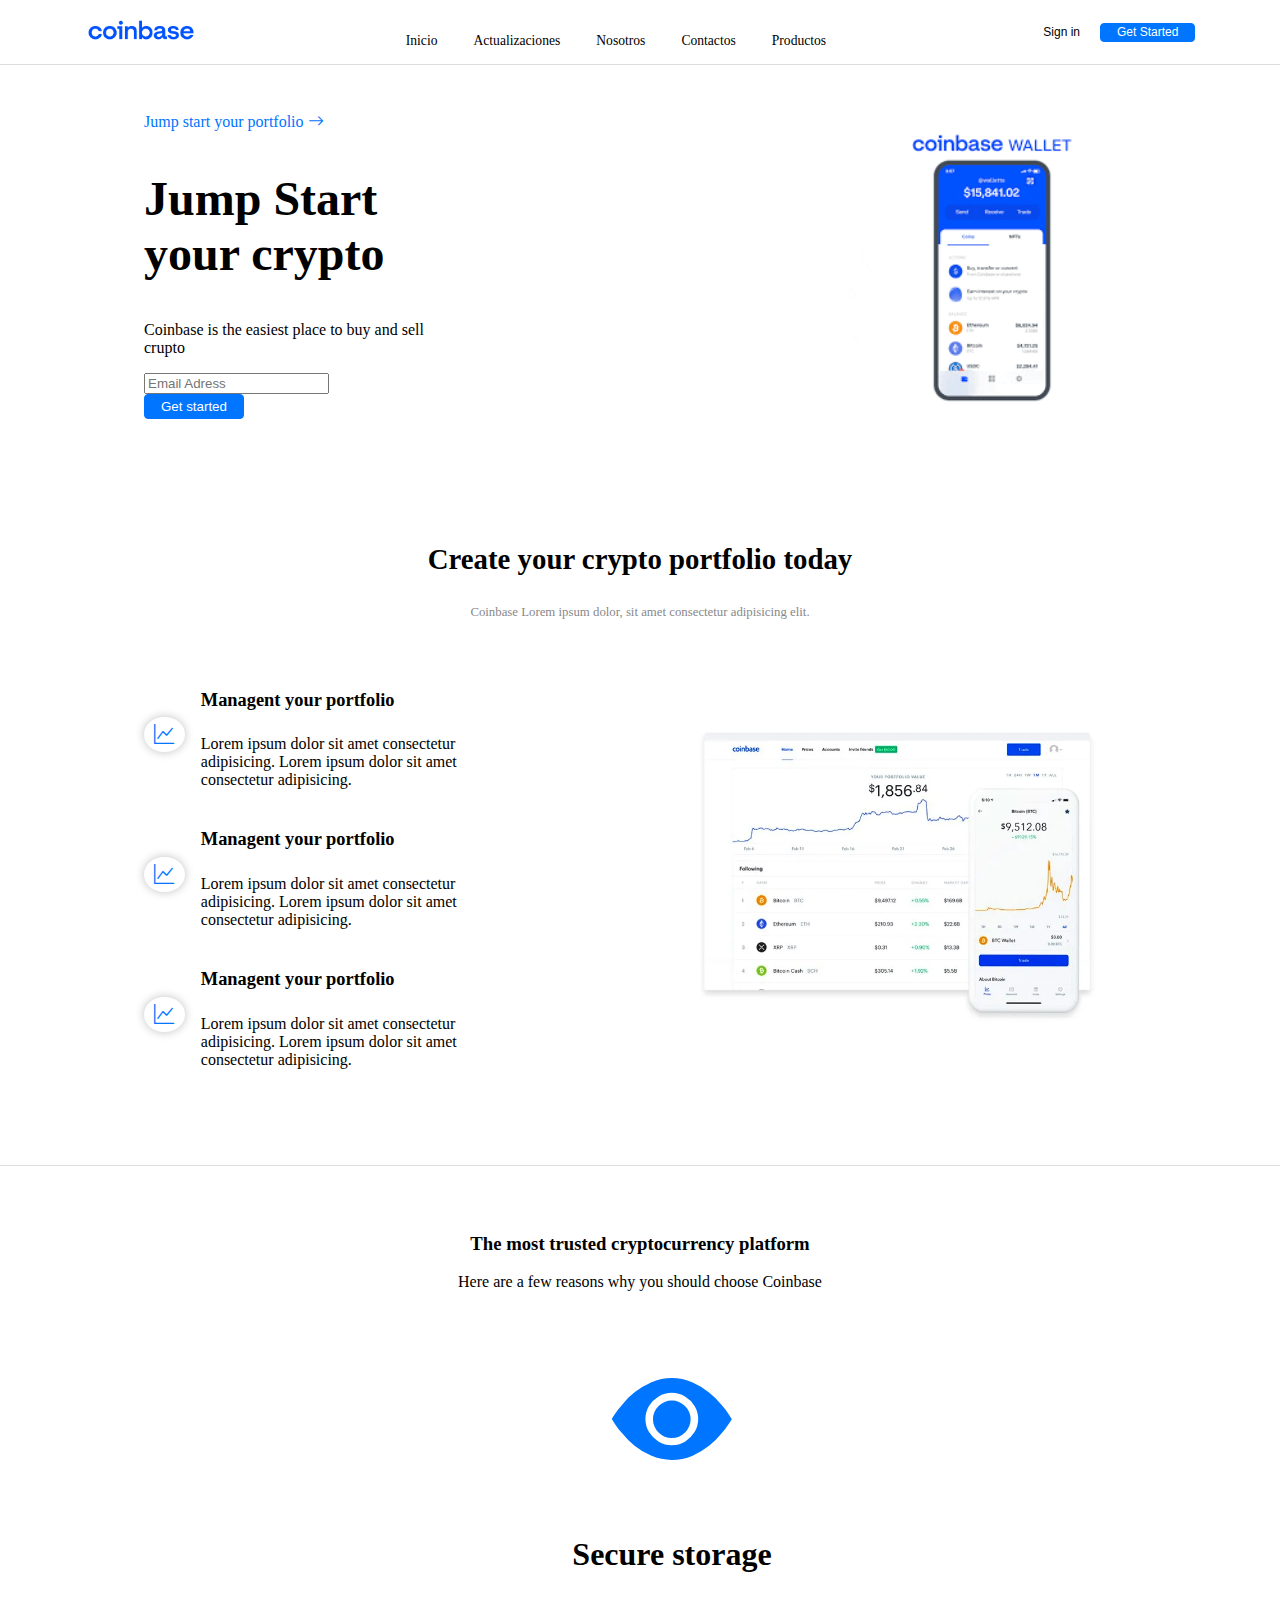
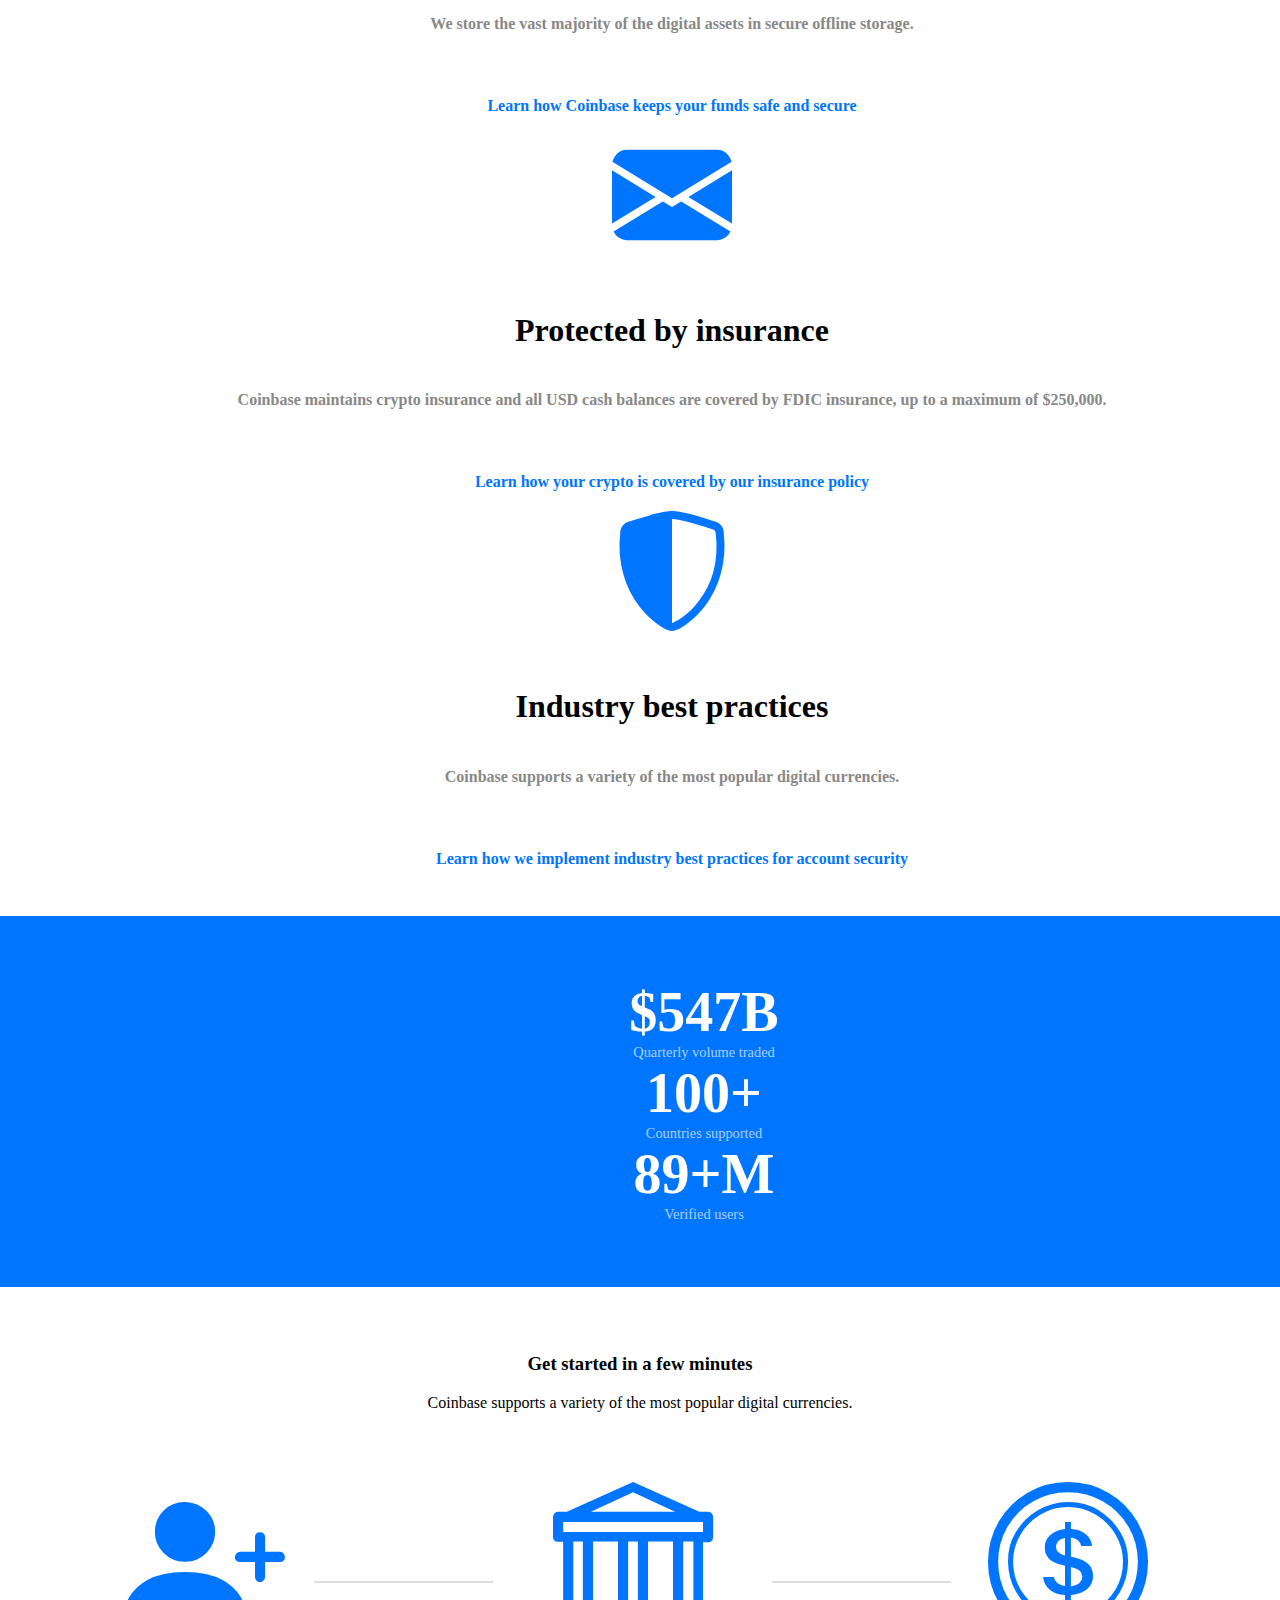
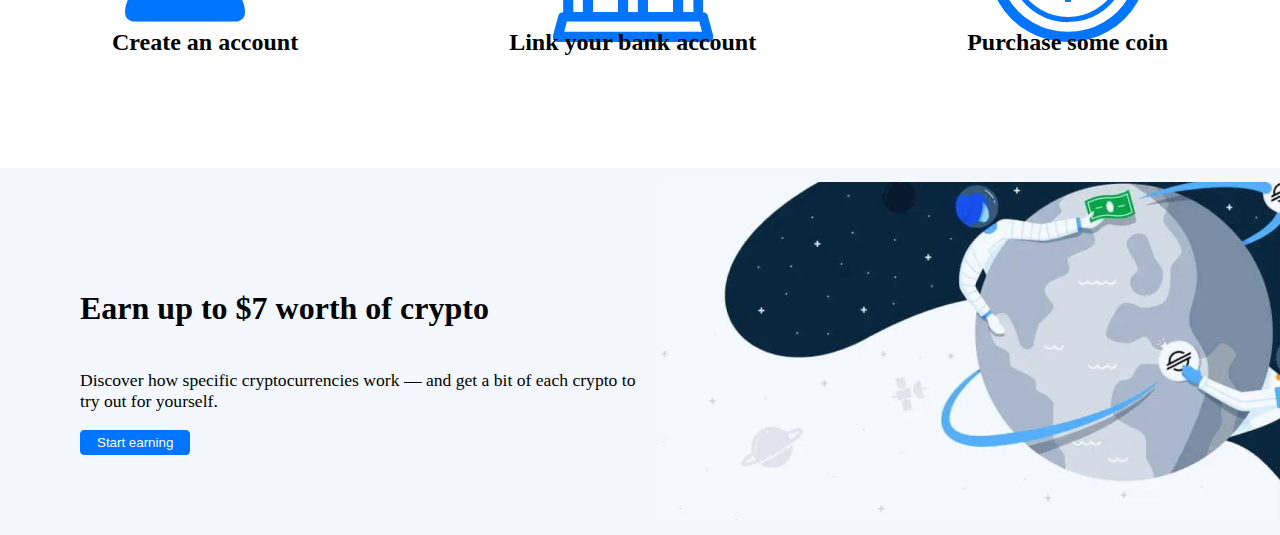
<file: index.html>
<!DOCTYPE html>
<html lang="es">
<head>
    <meta charset="UTF-8">
    <meta http-equiv="X-UA-Compatible" content="IE=edge">
    <meta name="viewport" content="width=device-width, initial-scale=1.0">
    <title>Coinbase</title>
    <!-- Bootstrap y Bootstrap Icons -->
    <link href="https://cdn.jsdelivr.net/npm/bootstrap@5.2.1/dist/css/bootstrap.min.css" rel="stylesheet" integrity="sha384-iYQeCzEYFbKjA/T2uDLTpkwGzCiq6soy8tYaI1GyVh/UjpbCx/TYkiZhlZB6+fzT" crossorigin="anonymous">
    <link rel="stylesheet" href="https://cdn.jsdelivr.net/npm/bootstrap-icons@1.9.1/font/bootstrap-icons.css">
    <!-- Hojas de estilos -->
    <link rel="stylesheet" href="./css/styles.css">
</head>
<body>
    <!-- HEADER -->
    <nav class="nav">
        <!-- Logo -->
        <div class="logo">
            <a href="#">
                <img src="./assets/img/logo.png" alt="logo">
            </a>
        </div>
        <!-- Menú de Navegación -->
        <div class="menu d-none d-md-block">
            <ul class="main-menu">
                <li><a href="#">Inicio</a></li>
                <li><a href="#">Actualizaciones</a></li>
                <li><a href="#">Nosotros</a></li>
                <li><a href="#">Contactos</a></li>
                <li><a href="#">Productos</a></li>
            </ul>
        </div>
        <!-- Botones de login y sign in -->
        <div class="get-started">
            <button class="btn-sec-s">Sign in</button>
            <button class="btn-main-s">Get Started</button>
        </div>
    </nav>

    <!-- SECCIONES -->
    <!-- Sección Home -->
    <section class="sec-home">
        <div class="home-cta">
            <div class="cta-text">
                <span>Jump start your portfolio</span>
                <i class="bi bi-arrow-right"></i>
            </div>
            <h2 class="home-title h2">Jump Start your crypto</h2>
            <p class="home-description">Coinbase is the easiest place to buy and sell crupto</p>
            <div class="lead-magnet row align-items-center">
                <div class="col input-col">
                    <input type="text" class="form-control input-text" placeholder="Email Adress">
                </div>
                <div class="col">
                    <button class="btn-main">Get started</button>
                </div>
            </div>
        </div>
        <div class="home-img d-none d-md-block">
            <img src="./assets/img/wallet.png" alt="wallet">
        </div>
    </section>


    <!-- Sección de Features -->
    <section class="sec-features">
        <div class="intro">
            <h3>Create your crypto portfolio today</h3>
            <p>Coinbase Lorem ipsum dolor, sit amet consectetur adipisicing elit.</p>
        </div>
        <div class="features">
            <div class="text">
                <div class="feature">
                    <span class="icon-sm">
                        <i class="bi bi-graph-up"></i>
                    </span>
                    <div class="description">
                        <h4 class="description-title">Managent your portfolio</h4>
                        <p class="description-text">Lorem ipsum dolor sit amet consectetur adipisicing. Lorem ipsum dolor sit amet consectetur adipisicing.</p>
                    </div>
                </div>
                <div class="feature">
                    <span class="icon-sm">
                        <i class="bi bi-graph-up"></i>
                    </span>
                    <div class="description">
                        <h4 class="description-title">Managent your portfolio</h4>
                        <p class="description-text">Lorem ipsum dolor sit amet consectetur adipisicing. Lorem ipsum dolor sit amet consectetur adipisicing.</p>
                    </div>
                </div>
                <div class="feature">
                    <span class="icon-sm">
                        <i class="bi bi-graph-up"></i>
                    </span>
                    <div class="description">
                        <h4 class="description-title">Managent your portfolio</h4>
                        <p class="description-text">Lorem ipsum dolor sit amet consectetur adipisicing. Lorem ipsum dolor sit amet consectetur adipisicing.</p>
                    </div>
                </div>
            </div>
            <div class="image d-none d-md-block">
                <img src="./assets/img/feature.png" alt="feature">
            </div>
        </div>
    </section>

    <!--  -->
    <section class="sec-benefits">
        <div class="intro">
            <h3>The most trusted cryptocurrency platform</h3>
            <p>Here are a few reasons why you should choose Coinbase</p>
        </div>
        <div class="benefit-cards row">
            <div class="benefit col-md">
                <i class="bi bi-eye-fill"></i>
                <div class="description">
                    <h4 class="title">Secure storage</h4>
                    <p class="text">
                        We store the vast majority of the digital assets in secure offline
                        storage.
                    </p>
                </div>
                <p class="cta">Learn how Coinbase keeps your funds safe and secure</p>
            </div>
            <div class="benefit col-md">
                <i class="bi bi-envelope-fill"></i>
                <div class="description">
                    <h4 class="title">Protected by insurance</h4>
                    <p class="text">
                        Coinbase maintains crypto insurance and all USD cash balances are
                        covered by FDIC insurance, up to a maximum of $250,000.
                    </p>
                </div>
                <p class="cta">
                    Learn how your crypto is covered by our insurance policy
                </p>
            </div>
            <div class="benefit col-md">
                <i class="bi bi-shield-shaded"></i>
                <div class="description">
                    <h4 class="title">Industry best practices</h4>
                    <p class="text">
                        Coinbase supports a variety of the most popular digital
                        currencies.
                    </p>
                </div>
                <p class="cta">
                    Learn how we implement industry best practices for account security
                </p>
            </div>
        </div>
    </section>

    <!-- Section  -->
    <section class="sec-kpis row">
        <div class="kpi col-md">
            <span class="number">$547B</span>
            <span class="desc">Quarterly volume traded</span>
        </div>
        <div class="kpi col-md">
            <span class="number">100+</span>
            <span class="desc">Countries supported</span>
        </div>
        <div class="kpi col-md">
            <span class="number">89+M</span>
            <span class="desc">Verified users</span>
        </div>
    </section>

    <!-- Sección onboarding -->
    <section class="sec-onboarding">
        <div class="intro">
            <h3>Get started in a few minutes</h3>
            <p>
                Coinbase supports a variety of the most popular digital currencies.
            </p>
        </div>
        <div class="steps">
            <div class="icon-desc">
                <i class="bi bi-person-plus-fill"></i>
                <h4 class="title">Create an account</h4>
            </div>
            <div class="step-separator"></div>
            <div class="icon-desc">
                <i class="bi bi-bank"></i>
                <h4 class="title">Link your bank account</h4>
            </div>
            <div class="step-separator"></div>
            <div class="icon-desc">
                <i class="bi bi-coin"></i>
                <h4 class="title">Purchase some coin</h4>
            </div>
        </div>
    </section>

    <!-- Footer -->
    <section class="sec-footer-cta">
        <div class="footer-cta">
            <h4 class="cta-title">Earn up to $7 worth of crypto</h4>
            <p class="cta-description">
                Discover how specific cryptocurrencies work — and get a bit of each
                crypto to try out for yourself.
            </p>
            <button class="btn-main">Start earning</button>
        </div>
    </section>

    <!-- Scripts de Bootstrap -->
    <script src="https://cdn.jsdelivr.net/npm/bootstrap@5.2.1/dist/js/bootstrap.bundle.min.js" integrity="sha384-u1OknCvxWvY5kfmNBILK2hRnQC3Pr17a+RTT6rIHI7NnikvbZlHgTPOOmMi466C8" crossorigin="anonymous"></script>
</body>
</html>
</file>
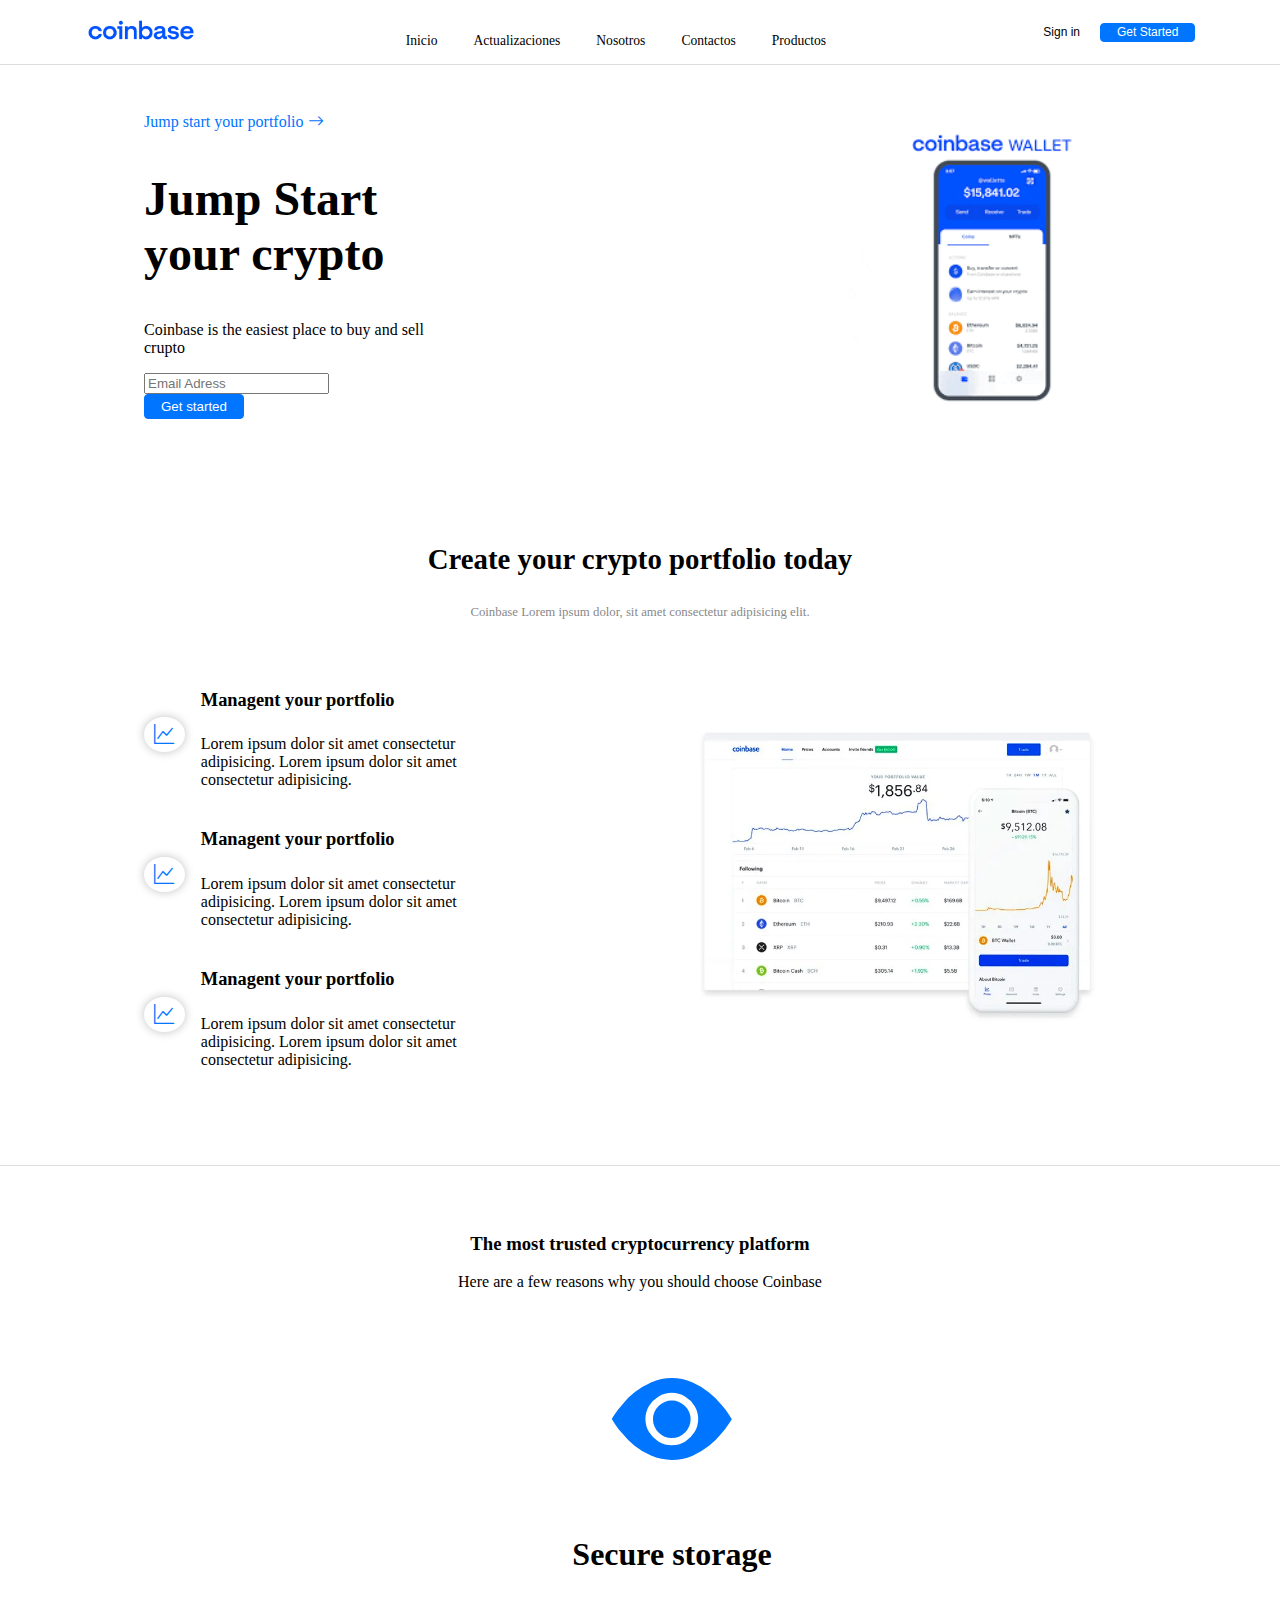
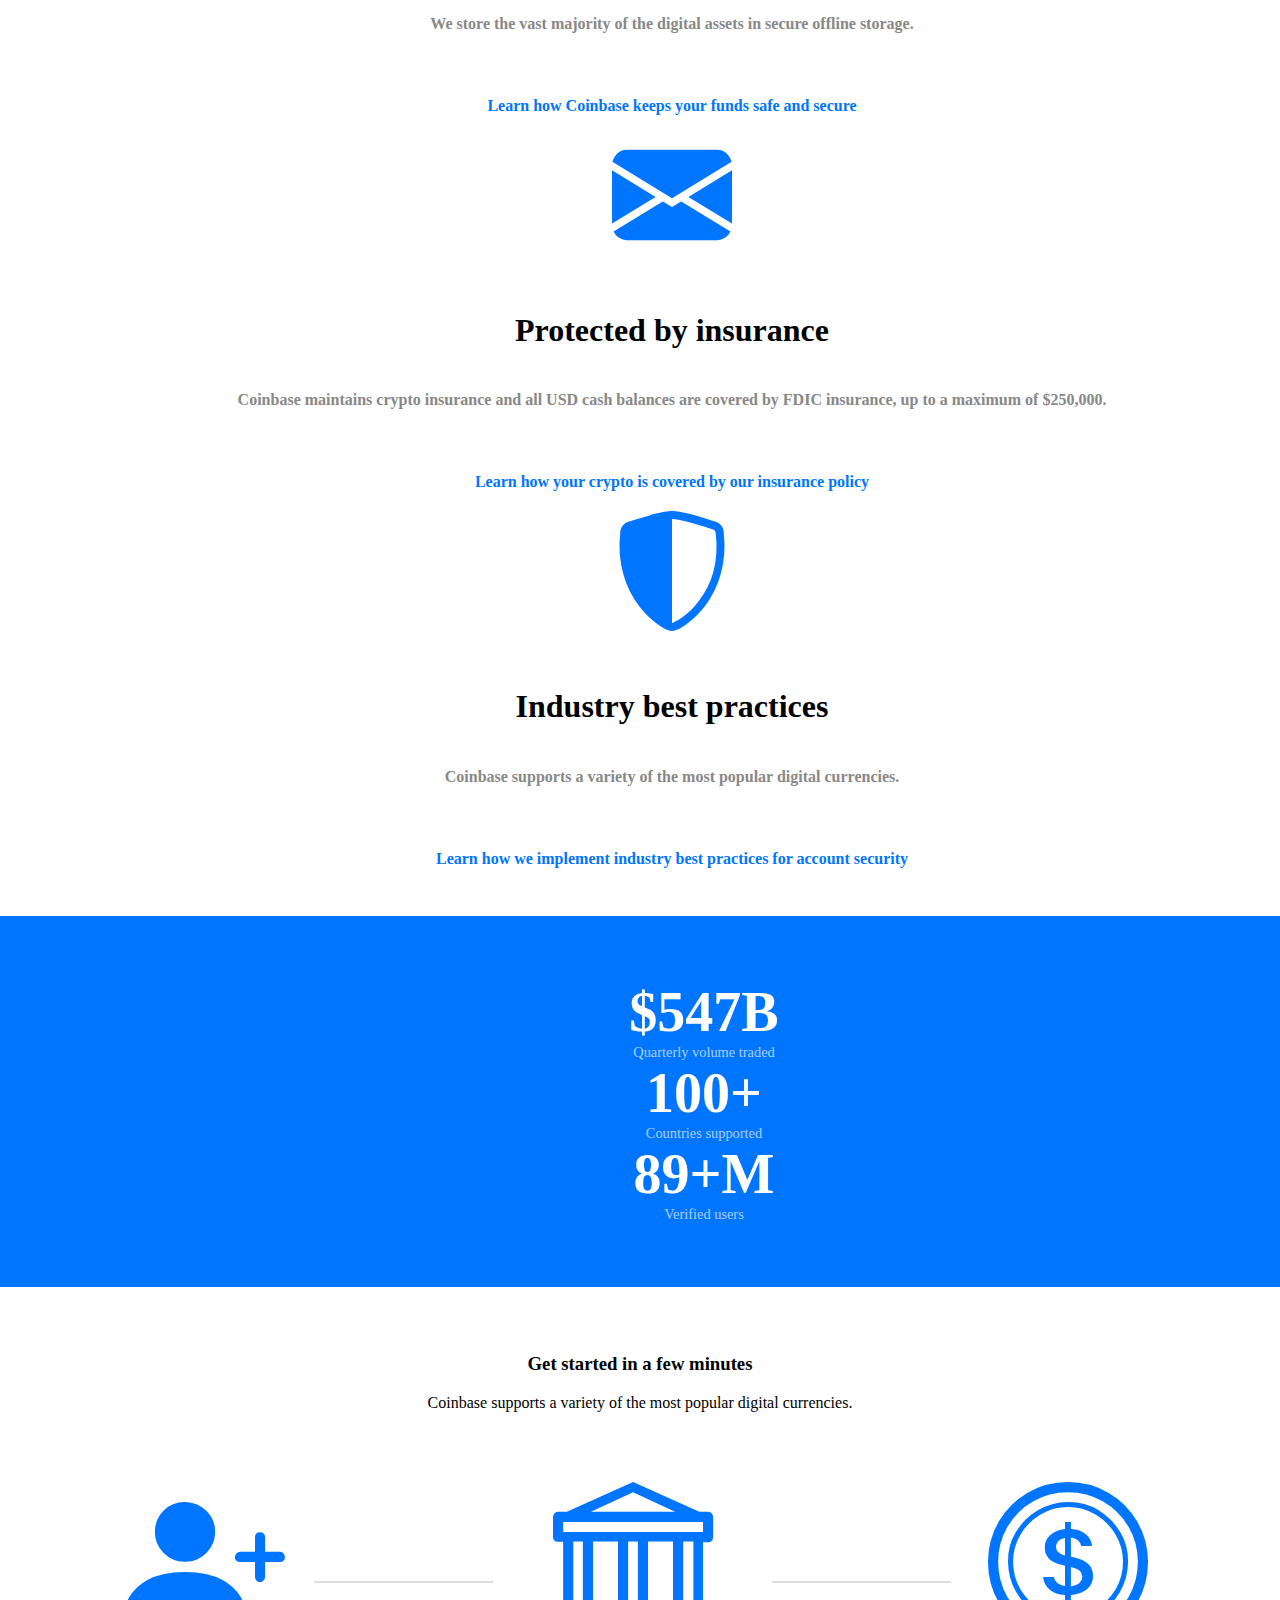
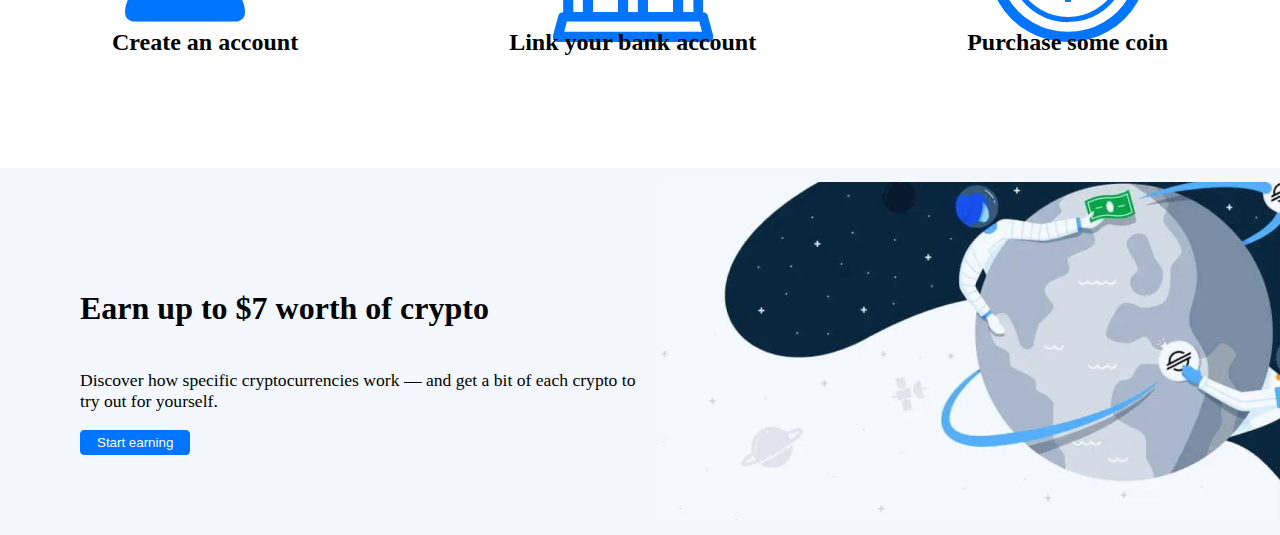
<file: html/index.html>
<!DOCTYPE html>
<html lang="es">
<head>
    <meta charset="UTF-8">
    <meta http-equiv="X-UA-Compatible" content="IE=edge">
    <meta name="viewport" content="width=device-width, initial-scale=1.0">
    <title>Proyecto Final</title>
    <!-- Bootstrap y Bootstrap Icons -->
    <link href="https://cdn.jsdelivr.net/npm/bootstrap@5.2.1/dist/css/bootstrap.min.css" rel="stylesheet" integrity="sha384-iYQeCzEYFbKjA/T2uDLTpkwGzCiq6soy8tYaI1GyVh/UjpbCx/TYkiZhlZB6+fzT" crossorigin="anonymous">
    <link rel="stylesheet" href="https://cdn.jsdelivr.net/npm/bootstrap-icons@1.9.1/font/bootstrap-icons.css">
    <!-- Hojas de estilos -->
    <link rel="stylesheet" href="./../css/styles.css">
</head>
<body>
    <!-- HEADER -->
    <nav class="nav">
        <!-- Logo -->
        <div class="logo">
            <a href="#">
                <img src="./../assets/img/logo.png" alt="logo">
            </a>
        </div>
        <!-- Menú de Navegación -->
        <div class="menu d-none d-md-block">
            <ul class="main-menu">
                <li><a href="#">Inicio</a></li>
                <li><a href="#">Actualizaciones</a></li>
                <li><a href="#">Nosotros</a></li>
                <li><a href="#">Contactos</a></li>
                <li><a href="#">Productos</a></li>
            </ul>
        </div>
        <!-- Botones de login y sign in -->
        <div class="get-started">
            <button class="btn-sec-s">Sign in</button>
            <button class="btn-main-s">Get Started</button>
        </div>
    </nav>

    <!-- SECCIONES -->
    <!-- Sección Home -->
    <section class="sec-home">
        <div class="home-cta">
            <div class="cta-text">
                <span>Jump start your portfolio</span>
                <i class="bi bi-arrow-right"></i>
            </div>
            <h2 class="home-title h2">Jump Start your crypto</h2>
            <p class="home-description">Coinbase is the easiest place to buy and sell crupto</p>
            <div class="lead-magnet row align-items-center">
                <div class="col input-col">
                    <input type="text" class="form-control input-text" placeholder="Email Adress">
                </div>
                <div class="col">
                    <button class="btn-main">Get started</button>
                </div>
            </div>
        </div>
        <div class="home-img d-none d-md-block">
            <img src="./../assets/img/wallet.png" alt="wallet">
        </div>
    </section>


    <!-- Sección de Features -->
    <section class="sec-features">
        <div class="intro">
            <h3>Create your crypto portfolio today</h3>
            <p>Coinbase Lorem ipsum dolor, sit amet consectetur adipisicing elit.</p>
        </div>
        <div class="features">
            <div class="text">
                <div class="feature">
                    <span class="icon-sm">
                        <i class="bi bi-graph-up"></i>
                    </span>
                    <div class="description">
                        <h4 class="description-title">Managent your portfolio</h4>
                        <p class="description-text">Lorem ipsum dolor sit amet consectetur adipisicing. Lorem ipsum dolor sit amet consectetur adipisicing.</p>
                    </div>
                </div>
                <div class="feature">
                    <span class="icon-sm">
                        <i class="bi bi-graph-up"></i>
                    </span>
                    <div class="description">
                        <h4 class="description-title">Managent your portfolio</h4>
                        <p class="description-text">Lorem ipsum dolor sit amet consectetur adipisicing. Lorem ipsum dolor sit amet consectetur adipisicing.</p>
                    </div>
                </div>
                <div class="feature">
                    <span class="icon-sm">
                        <i class="bi bi-graph-up"></i>
                    </span>
                    <div class="description">
                        <h4 class="description-title">Managent your portfolio</h4>
                        <p class="description-text">Lorem ipsum dolor sit amet consectetur adipisicing. Lorem ipsum dolor sit amet consectetur adipisicing.</p>
                    </div>
                </div>
            </div>
            <div class="image d-none d-md-block">
                <img src="./../assets/img/feature.png" alt="feature">
            </div>
        </div>
    </section>

    <!--  -->
    <section class="sec-benefits">
        <div class="intro">
            <h3>The most trusted cryptocurrency platform</h3>
            <p>Here are a few reasons why you should choose Coinbase</p>
        </div>
        <div class="benefit-cards row">
            <div class="benefit col-md">
                <i class="bi bi-eye-fill"></i>
                <div class="description">
                    <h4 class="title">Secure storage</h4>
                    <p class="text">
                        We store the vast majority of the digital assets in secure offline
                        storage.
                    </p>
                </div>
                <p class="cta">Learn how Coinbase keeps your funds safe and secure</p>
            </div>
            <div class="benefit col-md">
                <i class="bi bi-envelope-fill"></i>
                <div class="description">
                    <h4 class="title">Protected by insurance</h4>
                    <p class="text">
                        Coinbase maintains crypto insurance and all USD cash balances are
                        covered by FDIC insurance, up to a maximum of $250,000.
                    </p>
                </div>
                <p class="cta">
                    Learn how your crypto is covered by our insurance policy
                </p>
            </div>
            <div class="benefit col-md">
                <i class="bi bi-shield-shaded"></i>
                <div class="description">
                    <h4 class="title">Industry best practices</h4>
                    <p class="text">
                        Coinbase supports a variety of the most popular digital
                        currencies.
                    </p>
                </div>
                <p class="cta">
                    Learn how we implement industry best practices for account security
                </p>
            </div>
        </div>
    </section>

    <!-- Section  -->
    <section class="sec-kpis row">
        <div class="kpi col-md">
            <span class="number">$547B</span>
            <span class="desc">Quarterly volume traded</span>
        </div>
        <div class="kpi col-md">
            <span class="number">100+</span>
            <span class="desc">Countries supported</span>
        </div>
        <div class="kpi col-md">
            <span class="number">89+M</span>
            <span class="desc">Verified users</span>
        </div>
    </section>

    <!-- Sección onboarding -->
    <section class="sec-onboarding">
        <div class="intro">
            <h3>Get started in a few minutes</h3>
            <p>
                Coinbase supports a variety of the most popular digital currencies.
            </p>
        </div>
        <div class="steps">
            <div class="icon-desc">
                <i class="bi bi-person-plus-fill"></i>
                <h4 class="title">Create an account</h4>
            </div>
            <div class="step-separator"></div>
            <div class="icon-desc">
                <i class="bi bi-bank"></i>
                <h4 class="title">Link your bank account</h4>
            </div>
            <div class="step-separator"></div>
            <div class="icon-desc">
                <i class="bi bi-coin"></i>
                <h4 class="title">Purchase some coin</h4>
            </div>
        </div>
    </section>

    <!-- Footer -->
    <section class="sec-footer-cta">
        <div class="footer-cta">
            <h4 class="cta-title">Earn up to $7 worth of crypto</h4>
            <p class="cta-description">
                Discover how specific cryptocurrencies work — and get a bit of each
                crypto to try out for yourself.
            </p>
            <button class="btn-main">Start earning</button>
        </div>
    </section>

    <!-- Scripts de Bootstrap -->
    <script src="https://cdn.jsdelivr.net/npm/bootstrap@5.2.1/dist/js/bootstrap.bundle.min.js" integrity="sha384-u1OknCvxWvY5kfmNBILK2hRnQC3Pr17a+RTT6rIHI7NnikvbZlHgTPOOmMi466C8" crossorigin="anonymous"></script>
</body>
</html>
</file>
<file: css/styles.css>
.btn-main, .btn-main-s {
  padding: 0.25rem 1rem;
  border-radius: 0.25rem;
  background-color: #0075FF;
  color: white;
  border: solid 1px #0075FF;
}
.btn-main:hover, .btn-main-s:hover {
  background-color: white;
  color: #0075FF;
}
.btn-main-s {
  font-size: 0.75rem;
  padding: 0.1rem 1rem;
}

.btn-sec, .btn-sec-s {
  padding: 0.25rem 1rem;
  border-radius: 0.25rem;
  color: black;
  background-color: transparent;
  border: none;
}
.btn-sec:hover, .btn-sec-s:hover {
  color: #888;
}
.btn-sec-s {
  font-size: 0.75rem;
  padding: 0.1rem 1rem;
}

.main-menu {
  margin-bottom: 0;
}
.main-menu li {
  font-size: 0.85rem;
  list-style: none;
  display: inline;
  margin-right: 2rem;
}
.main-menu li a {
  color: black;
  text-decoration: none;
}
.main-menu li a:hover {
  text-decoration: underline;
}

.icon-sm i {
  font-size: 1.25rem;
  padding: 0.4rem 0.65rem;
  color: #0075FF;
  border-radius: 50%;
  box-shadow: 0 0 10px rgba(0, 0, 0, 0.2509803922);
}

.feature {
  display: flex;
  flex-direction: column;
}
.feature .icon {
  color: #0075FF;
  font-size: 10rem;
  text-align: center;
}
.feature .description .title {
  font-size: 2rem;
  text-align: center;
}
.feature .description .text {
  color: #888;
  font-weight: 600;
  text-align: center;
}
.feature .cta {
  color: #0075FF;
  font-weight: 600;
  margin-top: 3rem;
  text-align: center;
}

.icon-desc {
  display: flex;
  flex-direction: column;
  align-items: center;
  justify-content: center;
}
.icon-desc i {
  color: #0075FF;
  font-size: 10rem;
  padding: 0;
}
.icon-desc .title {
  font-size: 1.5rem;
  font-weight: 600;
  margin-top: -2rem;
}

.benefit {
  display: flex;
  flex-direction: column;
}
.benefit i {
  color: #0075FF;
  font-size: 7.5rem;
  text-align: center;
}
.benefit .description .title {
  font-size: 2rem;
  text-align: center;
}
.benefit .description .text {
  color: #888;
  font-weight: 600;
  text-align: center;
}
.benefit .cta {
  color: #0075FF;
  font-weight: 600;
  margin-top: 3rem;
  text-align: center;
}

html {
  min-width: 100vw;
}

body {
  margin: 0;
  padding: 0;
}

.nav {
  display: flex;
  justify-content: space-around;
  align-items: center;
  width: 100%;
  height: 4rem;
  border-bottom: solid 1px #ddd;
}

.logo a img {
  max-width: 7rem;
}

.sec-home {
  display: flex;
  width: 100%;
  max-width: 992px;
  margin: auto;
  padding: 3rem;
  align-items: center;
}
.sec-home .home-cta {
  flex: 1;
}
.sec-home .home-cta .cta-text {
  color: #0075FF;
}
.sec-home .home-cta .home-title {
  width: 20rem;
  font-size: 3rem;
}
.sec-home .home-cta .home-description {
  width: 300px;
}
.sec-home .home-cta .lead-magnet .input-col {
  max-width: 200px;
}
.sec-home .home-img img {
  width: 18rem;
}

.sec-features, .sec-onboarding .intro, .sec-benefits .intro {
  width: 100%;
  max-width: 992px;
  margin: auto;
  padding: 3rem;
}
.sec-features .intro, .sec-onboarding .intro .intro, .sec-benefits .intro .intro {
  text-align: center;
}
.sec-features .intro h3, .sec-onboarding .intro .intro h3, .sec-benefits .intro .intro h3 {
  font-size: 1.8rem;
}
.sec-features .intro p, .sec-onboarding .intro .intro p, .sec-benefits .intro .intro p {
  font-size: 0.8rem;
  color: #888;
}
.sec-features .features, .sec-onboarding .intro .features, .sec-benefits .intro .features {
  display: flex;
  gap: 1rem;
  align-items: center;
  margin: auto;
}
.sec-features .features .text, .sec-onboarding .intro .features .text, .sec-benefits .intro .features .text {
  padding: 2rem 0;
  flex: 1;
}
.sec-features .features .text .feature, .sec-onboarding .intro .features .text .feature, .sec-benefits .intro .features .text .feature {
  display: flex;
  flex-direction: row;
  align-items: center;
}
.sec-features .features .text .feature .description, .sec-onboarding .intro .features .text .feature .description, .sec-benefits .intro .features .text .feature .description {
  max-width: 20rem;
  margin-left: 1rem;
}
.sec-features .features .text .feature .description .description-title, .sec-onboarding .intro .features .text .feature .description .description-title, .sec-benefits .intro .features .text .feature .description .description-title {
  font-size: 1.15rem;
}
.sec-features .features .text .feature .description .description-text, .sec-onboarding .intro .features .text .feature .description .description-text, .sec-benefits .intro .features .text .feature .description .description-text {
  font-size: 1rem;
}
.sec-features .features .image img, .sec-onboarding .intro .features .image img, .sec-benefits .intro .features .image img {
  max-width: 30rem;
}

.sec-benefits {
  border-top: 1px solid #ddd;
}
.sec-benefits .intro {
  text-align: center;
}
.sec-benefits .benefit-cards {
  width: 100%;
  padding: 0 2rem 2rem 2rem;
}

.sec-kpis {
  width: 100%;
  background-color: #0075FF;
  color: white;
  padding: 4rem;
}
.sec-kpis .kpi {
  display: flex;
  flex-direction: column;
  align-items: center;
}
.sec-kpis .kpi .number {
  font-size: 3.5rem;
  font-weight: 600;
}
.sec-kpis .kpi .desc {
  font-size: 0.9rem;
  color: rgba(255, 255, 255, 0.6666666667);
}

.sec-onboarding .intro {
  text-align: center;
}
.sec-onboarding .steps {
  padding: 0 7rem 5rem 7rem;
  display: flex;
  align-items: center;
  justify-content: center;
}
.sec-onboarding .steps .step-separator {
  flex: 1;
  border-top: 2px solid #ddd;
  margin: 0 1rem;
}

.sec-footer-cta {
  background-color: #f4f8fe;
  padding: 5rem;
  background-image: url("./../assets/img/bg.png");
  background-repeat: no-repeat;
  background-position: 100%;
}
.sec-footer-cta .footer-cta {
  width: 50%;
}
.sec-footer-cta .footer-cta .cta-title {
  font-size: 2rem;
}
.sec-footer-cta .footer-cta .cta-description {
  font-size: 1.1rem;
}

@media (max-width: 768px) {
  .sec-onboarding .steps {
    flex-direction: column;
  }
  .sec-onboarding .steps .icon-desc .title {
    text-align: center;
  }
  .sec-footer-cta {
    background-image: none;
  }
  .sec-footer-cta .footer-cta {
    width: 100%;
    text-align: center;
  }
  .sec-benefits .intro {
    text-align: center;
  }
  .sec-benefits .intro h3 {
    font-size: 2rem;
  }
  .sec-features .intro h3, .sec-benefits .intro .intro h3, .sec-onboarding .intro .intro h3 {
    font-size: 2rem;
  }
  .sec-features .intro p, .sec-benefits .intro .intro p, .sec-onboarding .intro .intro p {
    font-size: 1rem;
  }
}

/*# sourceMappingURL=styles.css.map */
</file>
